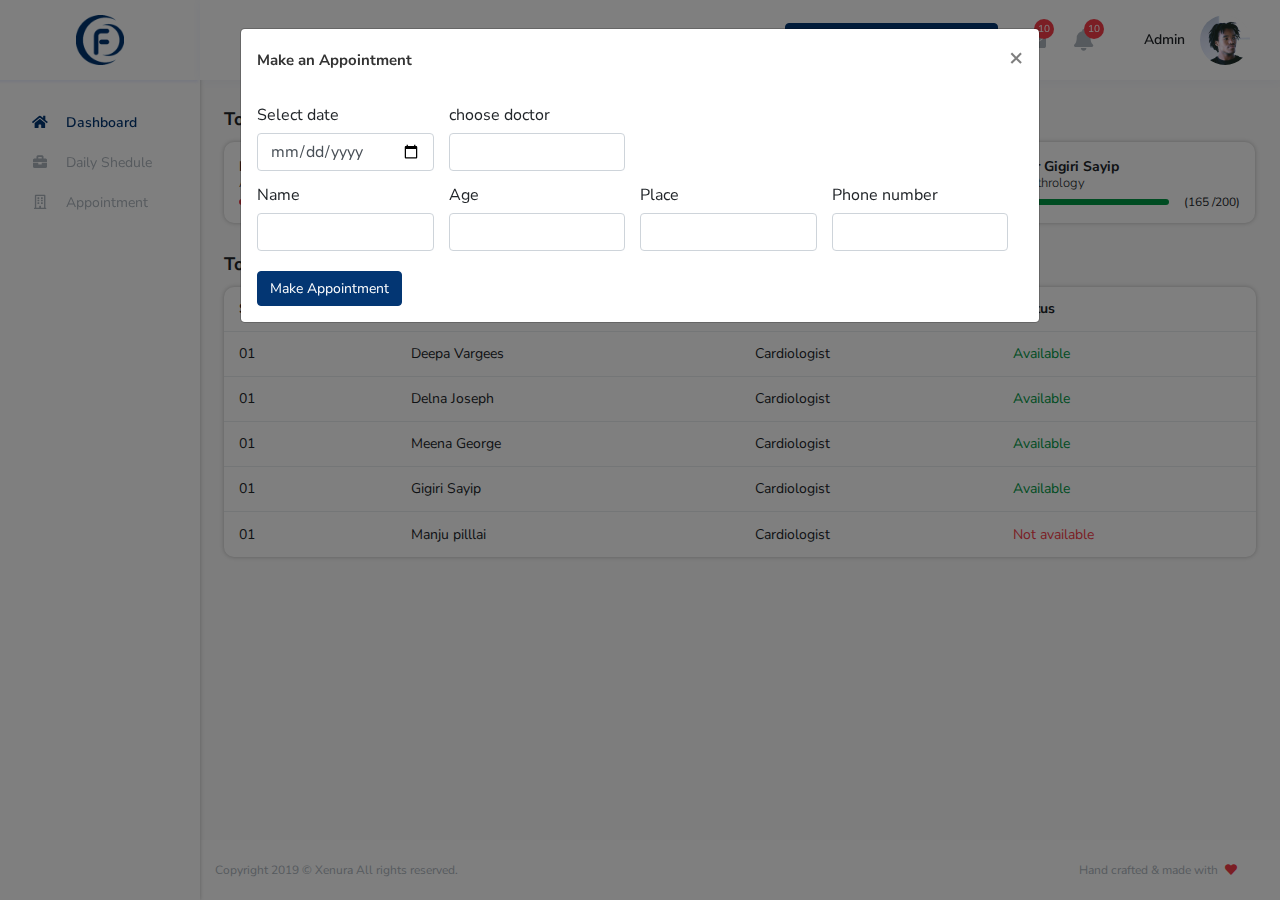
<file: pages/index.html>
<!DOCTYPE html>
<html lang="en">

<head>
    <meta charset="UTF-8">
    <meta name="viewport" content="width=device-width, initial-scale=1.0">
    <title>Dashboard</title>
    <link rel="stylesheet" href="../css/bootstrap.min.css">
    <link rel="stylesheet" href="https://use.fontawesome.com/releases/v5.13.1/css/all.css">
    <link rel="stylesheet" href="../css/uikit.min.css" />
    <link rel="stylesheet" href="../css/main.css">
</head>

<body>
    <div class="container-fluid px-0">
        <div class="row m-0">
            <!-- Top Bar -->
            <div class="col-12 px-0 top-bar-container">
                <!-- Top Navigation -->
                <div id="top-bar" class="container-fluid top-bar px-0">
                    <div class="d-flex align-items-center justify-content-between h-100">
                        <div class="top-bar__control-button ml-3 col pr-0">
                            <button class="btn bg-0 text-main" onclick="sideBar()"><i class="fas fa-bars"></i></button>
                        </div>
                        <div class="top-bar__user-control col d-flex align-items-center justify-content-end">
                            <button class="btn btn-primary px-4 mr-3" data-toggle="modal" data-target="#makeappointment"><i class="far fa-calendar mr-3"></i><span>Make an appointment</span></button>
                            <div class="top-bar__user-control--message">
                                <i class="fas fa-envelope"></i>
                                <span>10</span>
                            </div>
                            <div class="top-bar__user-control--notification">
                                <i class="fas fa-bell"></i>
                                <span>10</span>
                            </div>
                            <div class="top-bar__user-control--profile dropdown">
                                <span>Admin</span>
                                <img src="../assets/img/avatar-2.jpg" alt="" class="pointer dropdown-toggle" type="button" id="dropdownMenuButton" data-toggle="dropdown" aria-haspopup="true" aria-expanded="false">
                                <div class="dropdown-menu" aria-labelledby="dropdownMenuButton">
                                    <a class="dropdown-item" href="#">Account Settings</a>
                                    <a class="dropdown-item" href="#">Logout</a>
                                </div>
                            </div>
                        </div>
                    </div>
                </div>
                <!-- Top Navigation Ends -->
            </div>
            <!-- Top Bar Ends -->
            <!-- ############# -->
            <!-- Side Bar -->
            <div id="side-bar-container" class="col-4 side-bar-container px-0 position-relative">
                <!-- Side menu bar -->
                <div id="sidebar-menu" class="container-fluid sidemenu-bar px-0">
                    <div class="sidemenu-bar__logo-holder">
                        <img src="../assets/logo-2.png" alt="">
                    </div>
                    <button id="close-btn" class="btn-close d-none pointer" onclick="sideBar()"><i class="fas fa-times"></i></button>
                    <div class="sidemenu-bar__menu">
                        <ul class="uk-nav-parent-icon" uk-nav>
                            <li class="uk-active"><a class="nav-link active" href="./index.html"><i class="fas fa-home mr-3"></i>Dashboard</a></li>
                            <li class="uk-active"><a class="nav-link" href="./daily-shedule.html"><i class="fas fa-briefcase mr-3"></i>Daily Shedule</a></li>
                            <li class="uk-active"><a class="nav-link" href="appointment.html"><i class="far fa-building mr-3"></i>Appointment</a></li>
                            <!-- dropdown link use if required -->
                            <!-- <li class="uk-parent">
                                <a class="nav-link" href="#"><i class="fas fa-box mr-3"></i>Drop Down</a>
                                <ul class="uk-nav-sub">
                                    <li>
                                        <a class="nav-link" href="#">Category</a>
                                    </li>
                                    <li>
                                        <a class="nav-link" href="#">Sub Category</a>
                                    </li>
                                    <li>
                                        <a class="nav-link" href="#">Product List</a>
                                    </li>
                                    <li>
                                        <a class="nav-link" href="#">Add Product</a>
                                    </li>
                                </ul>
                            </li> -->
                        </ul>
                    </div>
                </div>
                <!-- Side menu bar Ends -->
            </div>
            <!-- Side Bar Ends -->
            <!-- ############## -->
            <!-- Content Container -->
            <div class="col content-container px-0">
                <div class="content-wraper">
                    <!-- Dashboard Page -->
                    <div class="container-fluid p-4">
                        <div class="d-flex flex-wrap mb-2">
                            <label for="" class="content-title">Today's Status</label>
                        </div>

                        <!-- progress bar container -->
                        <div class="row pr-3 mb-3">
                            <div class="col-xl-3 col-md-4 col-sm-6 col-12 progress-card-container">
                                <div class="progress-card">
                                    <label for="" class="progress-card__name">Dr Deepa Vargees</label>
                                    <label for="" class="progress-card__designation">Arthrology</label>
                                    <div class="d-flex justify-content-between align-items-center">
                                        <div class="progress-card__progress-bar col">
                                            <div class="progress w-25"></div>
                                        </div> 
                                        <label for="" class="progress-card__detail float-right">(165 /200)</label>
                                    </div>
                                </div>
                            </div>
                            <div class="col-xl-3 col-md-4 col-sm-6 col-12 progress-card-container">
                                <div class="progress-card">
                                    <label for="" class="progress-card__name">Dr Delna Joseph</label>
                                    <label for="" class="progress-card__designation">Arthrology</label>
                                    <div class="d-flex justify-content-between align-items-center">
                                        <div class="progress-card__progress-bar col">
                                            <div class="progress w-50"></div>
                                        </div> 
                                        <label for="" class="progress-card__detail float-right">(165 /200)</label>
                                    </div>
                                </div>
                            </div>
                            <div class="col-xl-3 col-md-4 col-sm-6 col-12 progress-card-container">
                                <div class="progress-card">
                                    <label for="" class="progress-card__name">Dr Meena George</label>
                                    <label for="" class="progress-card__designation">Arthrology</label>
                                    <div class="d-flex justify-content-between align-items-center">
                                        <div class="progress-card__progress-bar col">
                                            <div class="progress w-75"></div>
                                        </div> 
                                        <label for="" class="progress-card__detail float-right">(165 /200)</label>
                                    </div>
                                </div>
                            </div>
                            <div class="col-xl-3 col-md-4 col-sm-6 col-12 progress-card-container">
                                <div class="progress-card">
                                    <label for="" class="progress-card__name">Dr Gigiri Sayip</label>
                                    <label for="" class="progress-card__designation">Arthrology</label>
                                    <div class="d-flex justify-content-between align-items-center">
                                        <div class="progress-card__progress-bar col">
                                            <div class="progress w-100"></div>
                                        </div> 
                                        <label for="" class="progress-card__detail float-right">(165 /200)</label>
                                    </div>
                                </div>
                            </div>
                        </div>
                        <!-- progress bar container ends -->

                        <div class="d-flex flex-wrap mb-2">
                            <label for="" class="content-title">Total Available Doctors</label>
                        </div>
                        <!-- total doctor table -->
                        
                        <div class="table">
                            <div class="table__head">
                                <div class="col-2 pr-0">Sl No.</div>
                                <div class="col">Name</div>
                                <div class="col-3">Department</div>
                                <div class="col-3">Status</div>
                            </div>
                            <div class="table__item flex-wrap">
                                <div class="col-sm-2 d-sm-block d-none pr-0">01</div>
                                <div class="col-sm mb-3 mb-sm-0"><span class="d-inline-block d-sm-none w-50">Name:</span> Deepa Vargees</div>
                                <div class="col-sm-3 col-12 mb-3 mb-sm-0"><span class="d-inline-block d-sm-none w-50">Dept:</span>Cardiologist</div>
                                <div class="col-sm-3 col-12 mb-3 mb-sm-0"><span class="d-inline-block d-sm-none w-50">status:</span><span class="text-success">Available</span></div>
                            </div>
                            <div class="table__item flex-wrap">
                                <div class="col-sm-2 d-sm-block d-none pr-0">01</div>
                                <div class="col-sm mb-3 mb-sm-0"><span class="d-inline-block d-sm-none w-50">Name:</span> Delna Joseph</div>
                                <div class="col-sm-3 col-12 mb-3 mb-sm-0"><span class="d-inline-block d-sm-none w-50">Dept:</span>Cardiologist</div>
                                <div class="col-sm-3 col-12 mb-3 mb-sm-0"><span class="d-inline-block d-sm-none w-50">status:</span><span class="text-success">Available</span></div>
                            </div>
                            <div class="table__item flex-wrap">
                                <div class="col-sm-2 d-sm-block d-none pr-0">01</div>
                                <div class="col-sm mb-3 mb-sm-0"><span class="d-inline-block d-sm-none w-50">Name:</span>Meena George</div>
                                <div class="col-sm-3 col-12 mb-3 mb-sm-0"><span class="d-inline-block d-sm-none w-50">Dept:</span>Cardiologist</div>
                                <div class="col-sm-3 col-12 mb-3 mb-sm-0"><span class="d-inline-block d-sm-none w-50">status:</span><span class="text-success">Available</span></div>
                            </div>
                            <div class="table__item flex-wrap">
                                <div class="col-sm-2 d-sm-block d-none pr-0">01</div>
                                <div class="col-sm mb-3 mb-sm-0"><span class="d-inline-block d-sm-none w-50">Name:</span> Gigiri Sayip</div>
                                <div class="col-sm-3 col-12 mb-3 mb-sm-0"><span class="d-inline-block d-sm-none w-50">Dept:</span>Cardiologist</div>
                                <div class="col-sm-3 col-12 mb-3 mb-sm-0"><span class="d-inline-block d-sm-none w-50">status:</span><span class="text-success">Available</span></div>
                            </div>
                            <div class="table__item flex-wrap">
                                <div class="col-sm-2 d-sm-block d-none pr-0">01</div>
                                <div class="col-sm mb-3 mb-sm-0"><span class="d-inline-block d-sm-none w-50">Name:</span> Manju pilllai</div>
                                <div class="col-sm-3 col-12 mb-3 mb-sm-0"><span class="d-inline-block d-sm-none w-50">Dept:</span>Cardiologist</div>
                                <div class="col-sm-3 col-12 mb-3 mb-sm-0"><span class="d-inline-block d-sm-none w-50">status:</span><span class="text-danger">Not available</span></div>
                            </div>
                        </div>
                        
                        <!-- total doctor table Ends -->
                    </div>
                    <!-- Dashboard Page -->
                    <div class="spacer"></div>
                    <!-- footer -->
                    <div class="container-fluid bg-white footer-credits p-4">
                        <div class="d-flex flex-wrap w-100">
                            <label for="" class="mb-md-0  mb-3 col-md-6 col-12 text-md-left text-center">Copyright 2019 © Xenura All rights reserved.</label>
                            <label class="col-md-6 col-12 mb-md-0 text-md-right text-center" for="">Hand crafted & made with <br class="d-block d-md-none"> <i class="fas fa-heart mt-md-0 mt-2"></i></label>
                        </div>
                    </div>
                    <!-- footer ends -->
                </div>
            </div>
            <!-- Content Container Ends -->
        </div>
    </div>
    
  
    <!-- Appointment Modal -->
    <div class="modal fade" id="makeappointment" tabindex="-1" role="dialog" aria-labelledby="makeappointmentLabel" aria-hidden="true">
        <div class="modal-dialog modal-lg" role="document">
        <div class="modal-content">
            <div class="modal-header border-0">
            <h5 class="modal-title" id="exampleModalLabel">Make an Appointment </h5>
            <button type="button" class="close" data-dismiss="modal" aria-label="Close">
                <span aria-hidden="true">&times;</span>
            </button>
            </div>
            <div class="modal-body pb-0">
                <div class="d-flex flex-wrap">
                    <div class="form-group col-lg-3 col-md-6 col-12 pl-0">
                        <label for="">Select date</label>
                        <input type="date" class="form-control" placeholder="Password">
                    </div>
                    <div class="form-group col-lg-3 col-md-6 col-12 pl-0">
                        <label for="">choose doctor</label>
                        <div class="dropdown">
                            <input id="myInput" class="form-control" onfocus="myFunction()" onkeyup="filterFunction()">
                            <div id="myDropdown" class="dropdown-content">
                                <a href="#">
                                  <span class="fz-16 d-block">Deepa Jair</span>
                                  <span class="fz-12 d-block pt-1">Arthology</span>
                                </a>
                                <a href="#">
                                    <span class="fz-16 d-block">Deepa Jair</span>
                                    <span class="fz-12 d-block pt-1">Arthology</span>
                                </a>
                                <a href="#">
                                    <span class="fz-16 d-block">Deepa Jair</span>
                                    <span class="fz-12 d-block pt-1">Arthology</span>
                                </a>
                                <a href="#">
                                    <span class="fz-16 d-block">Deepa Jair</span>
                                    <span class="fz-12 d-block pt-1">Arthology</span>
                                </a>
                                <a href="#">
                                    <span class="fz-16 d-block">Deepa Jair</span>
                                    <span class="fz-12 d-block pt-1">Arthology</span>
                                </a>
                            </div>
                        </div>
                    </div>
                    <div class="col-lg-6 d-lg-block d-none py-2"></div>
                    <div class="form-group col-lg-3 col-md-6 col-12 pl-0">
                        <label for="">Name</label>
                        <input type="password" class="form-control" placeholder="">
                    </div>
                    <div class="form-group col-lg-3 col-md-6 col-12 pl-0">
                        <label for="">Age</label>
                        <input type="number" class="form-control" placeholder="">
                    </div>
                    <div class="form-group col-lg-3 col-md-6 col-12 pl-0">
                        <label for="">Place</label>
                        <input type="text" class="form-control" placeholder="">
                    </div>
                    <div class="form-group col-lg-3 col-md-6 col-12 pl-0">
                        <label for="">Phone number</label>
                        <input type="text" class="form-control" placeholder="">
                    </div>
                </div>
            </div>
            <div class="modal-footer justify-content-start border-0 pt-0">
            <button type="button" class="btn btn-primary" data-toggle="modal" data-target="#maketoken">Make Appointment</button>
            </div>
        </div>
        </div>
    </div>
    <!-- token Modal -->
    <div class="modal fade" id="maketoken" tabindex="-1" role="dialog" aria-labelledby="maketokenLabel" aria-hidden="true">
        <div class="modal-dialog" role="document">
            <div class="modal-content">
                <div class="modal-header border-0 bg-primary">
                <h6 class="modal-title mx-auto text-white" id="exampleModalLabel">TOKEN GENARATED </h6>
                </div>
                <div class="modal-body p-0">
                    <div class="d-flex flex-wrap pt-3">
                        <label class="token-title" for="">Token Number</label>
                        <label class="token-number" for="">23</label>
                        <label for="" class="token-detail"><span>Patient  name :</span><span>Jhone Smith</span></label>
                        <label for="" class="token-detail"><span>Doctor  name :</span><span>Dr. Deepa</span></label>
                        <label for="" class="token-detail"><span>Date :</span><span>22-04-2020</span></label>
                    </div>
                </div>
                <div class="modal-footer justify-content-start border-0 pt-0">
                <button type="button" class="btn btn-primary px-5 d-block mx-auto mt-3" data-dismiss="modal" aria-label="Close">ok</button>
                <img class="border-bottom-img" src="../assets/Line 3.png" alt="">
                </div>
            </div>
        </div>
    </div>
    <script src="../js/jquery-3.5.1.slim.min.js"></script>
    <script src="../js/uikit.min.js"></script>
    <script src="../js/uikit-icons.min.js"></script>
    <script src="../js/popper.min.js"></script>
    <script src="../js/bootstrap.min.js"></script>
    <script src="../js/script.js"></script>
    
</body>

</html>
</file>
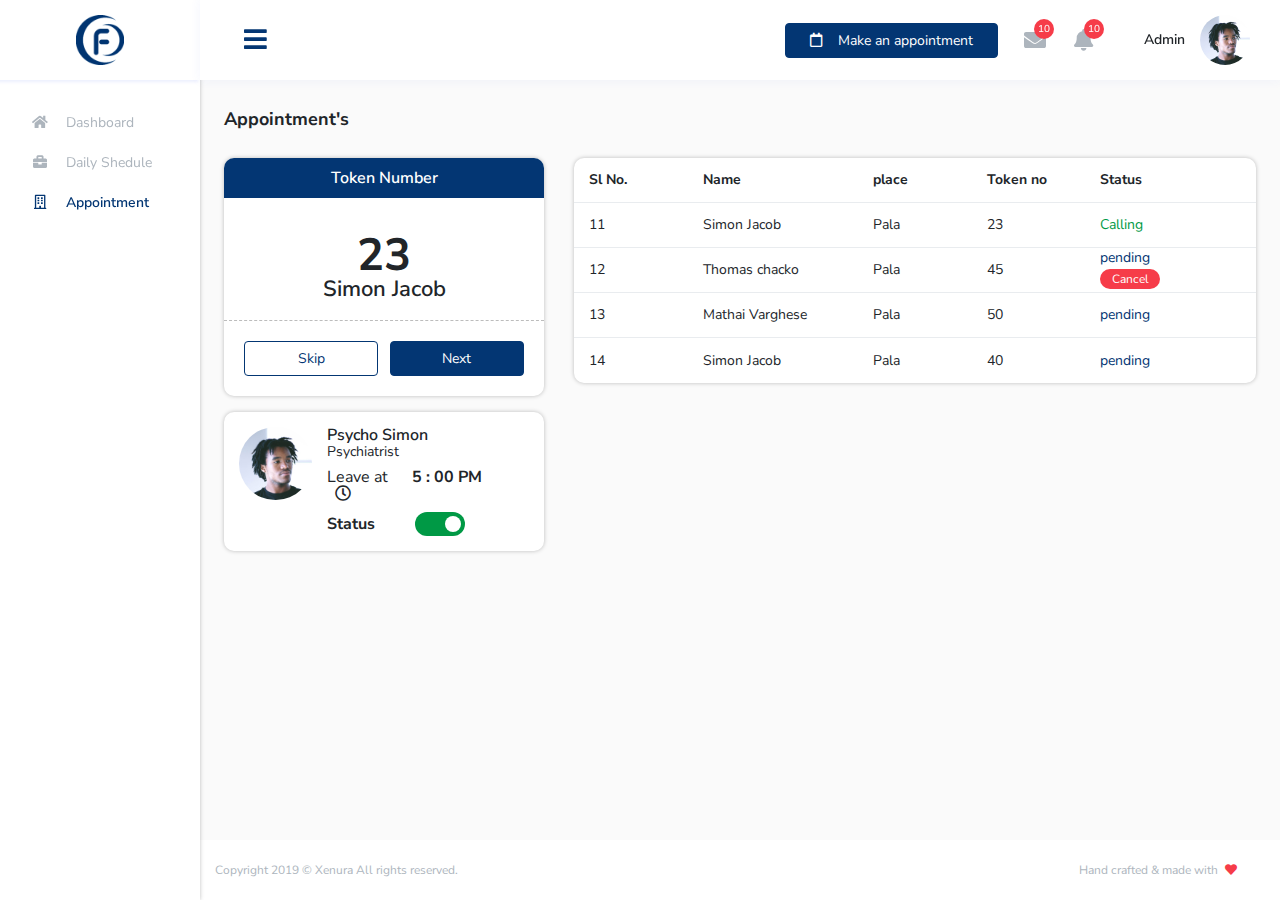
<file: pages/appointment.html>
<!DOCTYPE html>
<html lang="en">

<head>
    <meta charset="UTF-8">
    <meta name="viewport" content="width=device-width, initial-scale=1.0">
    <title>Appointment</title>
    <link rel="stylesheet" href="../css/bootstrap.min.css">
    <link rel="stylesheet" href="https://use.fontawesome.com/releases/v5.13.1/css/all.css">
    <link rel="stylesheet" href="../css/uikit.min.css" />
    <link rel="stylesheet" href="../css/main.css">
</head>

<body>
    <div class="container-fluid px-0">
        <div class="row m-0">
            <!-- Top Bar -->
            <div class="col-12 px-0 top-bar-container">
                <!-- Top Navigation -->
                <div id="top-bar" class="container-fluid top-bar px-0">
                    <div class="d-flex align-items-center justify-content-between h-100">
                        <div class="top-bar__control-button ml-3 col pr-0">
                            <button class="btn bg-0 text-main" onclick="sideBar()"><i class="fas fa-bars"></i></button>
                        </div>
                        <div class="top-bar__user-control col d-flex align-items-center justify-content-end">
                            <button class="btn btn-primary px-4 mr-3" data-toggle="modal" data-target="#makeappointment"><i class="far fa-calendar mr-3"></i><span>Make an appointment</span></button>
                            <div class="top-bar__user-control--message">
                                <i class="fas fa-envelope"></i>
                                <span>10</span>
                            </div>
                            <div class="top-bar__user-control--notification">
                                <i class="fas fa-bell"></i>
                                <span>10</span>
                            </div>
                            <div class="top-bar__user-control--profile dropdown">
                                <span>Admin</span>
                                <img src="../assets/img/avatar-2.jpg" alt="" class="pointer dropdown-toggle" type="button" id="dropdownMenuButton" data-toggle="dropdown" aria-haspopup="true" aria-expanded="false">
                                <div class="dropdown-menu" aria-labelledby="dropdownMenuButton">
                                    <a class="dropdown-item" href="#">Account Settings</a>
                                    <a class="dropdown-item" href="#">Logout</a>
                                </div>
                            </div>
                        </div>
                    </div>
                </div>
                <!-- Top Navigation Ends -->
            </div>
            <!-- Top Bar Ends -->
            <!-- ############# -->
            <!-- Side Bar -->
            <div id="side-bar-container" class="col-4 side-bar-container px-0 position-relative">
                <!-- Side menu bar -->
                <div id="sidebar-menu" class="container-fluid sidemenu-bar px-0">
                    <div class="sidemenu-bar__logo-holder">
                        <img src="../assets/logo-2.png" alt="">
                    </div>
                    <button id="close-btn" class="btn-close d-none pointer" onclick="sideBar()"><i class="fas fa-times"></i></button>
                    <div class="sidemenu-bar__menu">
                        <ul class="uk-nav-parent-icon" uk-nav>
                            <li class="uk-active"><a class="nav-link" href="./index.html"><i class="fas fa-home mr-3"></i>Dashboard</a></li>
                            <li class="uk-active"><a class="nav-link" href="./daily-shedule.html"><i class="fas fa-briefcase mr-3"></i>Daily Shedule</a></li>
                            <li class="uk-active"><a class="nav-link active" href="appointment.html"><i class="far fa-building mr-3"></i>Appointment</a></li>
                            <!-- dropdown link use if required -->
                            <!-- <li class="uk-parent">
                                <a class="nav-link" href="#"><i class="fas fa-box mr-3"></i>Drop Down</a>
                                <ul class="uk-nav-sub">
                                    <li>
                                        <a class="nav-link" href="#">Category</a>
                                    </li>
                                    <li>
                                        <a class="nav-link" href="#">Sub Category</a>
                                    </li>
                                    <li>
                                        <a class="nav-link" href="#">Product List</a>
                                    </li>
                                    <li>
                                        <a class="nav-link" href="#">Add Product</a>
                                    </li>
                                </ul>
                            </li> -->
                        </ul>
                    </div>
                </div>
                <!-- Side menu bar Ends -->
            </div>
            <!-- Side Bar Ends -->
            <!-- ############## -->
            <!-- Content Container -->
            <div class="col content-container px-0">
                <div class="content-wraper">
                    <!-- Dashboard Page -->
                    <div class="container-fluid p-4">
                        <div class="mb-4 d-flex flex-wrap align-items-center justify-content-between">
                            <label for="" class="content-title">Appointment's</label>
                        </div>
                        <div class="row">
                            <div class="d-flex flex-wrap align-items-start w-100">
                                <div class="col-lg-5 col-12 token-doctor mb-md-0 mb-3">
                                    <div class="token-caller">
                                        <div class="token-caller__header">
                                            <label for="" class="m-0">Token Number</label>
                                        </div>
                                        <label for="" class="token-caller__number">23</label>
                                        <label for="" class="token-caller__name">Simon Jacob</label>
                                        <div class="token-caller__control">
                                            <button class="btn-outline-primary btn">Skip</button>
                                            <button class="btn-primary btn">Next</button>
                                        </div>
                                    </div>
                                    <div class="doctor-card mt-3">
                                        <div class="col-3 px-0">
                                            <img src="../assets/img/avatar-2.jpg" alt="" class="doctor-card__img">
                                        </div>
                                        <div class="col-9 pr-0">
                                            <label for="" class="doctor-card__name">Psycho Simon</label>
                                            <label for="" class="doctor-card__department">Psychiatrist</label>
                                            <label for="" class="doctor-card__shedule">
                                                <span>Leave at</span>
                                                <span class="doctor-card__shedule--time">
                                                    5 : 00 PM <i class="far fa-clock ml-2"></i>
                                                </span>
                                            </label>
                                            <div for="" class="doctor-card__status">
                                                <label for="" class="doctor-card__status--title">
                                                    Status
                                                </label>
                                                <div class="doctor-card__status-toggle">
                                                    <label class="switch">
                                                        <input type="checkbox" checked>
                                                        <span class="slider round"></span>
                                                    </label>
                                                </div>
                                            </div>
                                        </div>
                                    </div>
                                </div>
                                <div class="col-lg col-12 token-list">
                                    <div class="table">
                                        <div class="table__head">
                                            <div class="col-2 pr-0">Sl No.</div>
                                            <div class="col-3">Name</div>
                                            <div class="col-2">place</div>
                                            <div class="col-2">Token no</div>
                                            <div class="col-3">Status</div>
                                        </div>
                                        <div class="table__item flex-wrap">
                                            <div class="col-sm-2 d-sm-block d-none pr-0">11</div>
                                            <div class="col-sm-3 col-12 mb-3 mb-sm-0"><span class="d-inline-block d-sm-none w-50">Name:</span>Simon Jacob</div>
                                            <div class="col-sm-2 col-12 mb-3 mb-sm-0"><span class="d-inline-block d-sm-none w-50">Place:</span>Pala</div>
                                            <div class="col-sm-2 col-12 mb-3 mb-sm-0"><span class="d-inline-block d-sm-none w-50">Token no:</span>23</div>
                                            <div class="col-sm-3 col-12 mb-3 mb-sm-0 d-flex flex-wrap align-items-center">
                                                <span class="d-inline-block d-sm-none w-50">Status:</span>
                                                <span class="text-success w-60">Calling</span>
                                            </div>
                                        </div>
                                        <div class="table__item flex-wrap">
                                            <div class="col-sm-2 d-sm-block d-none pr-0">12</div>
                                            <div class="col-sm-3 col-12 mb-3 mb-sm-0"><span class="d-inline-block d-sm-none w-50">Name:</span>Thomas chacko</div>
                                            <div class="col-sm-2 col-12 mb-3 mb-sm-0"><span class="d-inline-block d-sm-none w-50">Place:</span>Pala</div>
                                            <div class="col-sm-2 col-12 mb-3 mb-sm-0"><span class="d-inline-block d-sm-none w-50">Token no:</span>45</div>
                                            <div class="col-sm-3 col-12 mb-3 mb-sm-0 d-flex flex-wrap align-items-center">
                                                <span class="d-inline-block d-sm-none w-50">Status:</span>
                                                <span class="text-primary w-60">pending 
                                                    <br><a class="badge-pill bg-danger text-white pointer no-decoration d-block fz-12 mt-1 text-center py-1" href="#">Cancel</a>
                                                </span>
                                            </div>
                                        </div>
                                        <div class="table__item flex-wrap">
                                            <div class="col-sm-2 d-sm-block d-none pr-0">13</div>
                                            <div class="col-sm-3 col-12 mb-3 mb-sm-0"><span class="d-inline-block d-sm-none w-50">Name:</span>Mathai Varghese</div>
                                            <div class="col-sm-2 col-12 mb-3 mb-sm-0"><span class="d-inline-block d-sm-none w-50">Place:</span>Pala</div>
                                            <div class="col-sm-2 col-12 mb-3 mb-sm-0"><span class="d-inline-block d-sm-none w-50">Token no:</span>50</div>
                                            <div class="col-sm-3 col-12 mb-3 mb-sm-0 d-flex flex-wrap align-items-center">
                                                <span class="d-inline-block d-sm-none w-50">Status:</span>
                                                <span class="text-primary w-60">pending</span>
                                            </div>
                                        </div>
                                        <div class="table__item flex-wrap">
                                            <div class="col-sm-2 d-sm-block d-none pr-0">14</div>
                                            <div class="col-sm-3 col-12 mb-3 mb-sm-0"><span class="d-inline-block d-sm-none w-50">Name:</span>Simon Jacob</div>
                                            <div class="col-sm-2 col-12 mb-3 mb-sm-0"><span class="d-inline-block d-sm-none w-50">Place:</span>Pala</div>
                                            <div class="col-sm-2 col-12 mb-3 mb-sm-0"><span class="d-inline-block d-sm-none w-50">Token no:</span>40</div>
                                            <div class="col-sm-3 col-12 mb-3 mb-sm-0 d-flex flex-wrap align-items-center">
                                                <span class="d-inline-block d-sm-none w-50">Status:</span>
                                                <span class="text-primary w-60">pending</span>
                                            </div>
                                        </div>
                                    </div>
                                </div>
                            </div>
                        </div>
                    </div>
                    <!-- Dashboard Page -->
                    <div class="spacer"></div>
                    <!-- footer -->
                    <div class="container-fluid bg-white footer-credits p-4">
                        <div class="d-flex flex-wrap w-100">
                            <label for="" class="mb-md-0  mb-3 col-md-6 col-12 text-md-left text-center">Copyright 2019 © Xenura All rights reserved.</label>
                            <label class="col-md-6 col-12 mb-md-0 text-md-right text-center" for="">Hand crafted & made with <br class="d-block d-md-none"> <i class="fas fa-heart mt-md-0 mt-2"></i></label>
                        </div>
                    </div>
                    <!-- footer ends -->
                </div>
            </div>
            <!-- Content Container Ends -->
        </div>
    </div>


    <script src="../js/jquery-3.5.1.slim.min.js"></script>
    <script src="../js/uikit.min.js"></script>
    <script src="../js/uikit-icons.min.js"></script>
    <script src="../js/popper.min.js"></script>
    <script src="../js/bootstrap.min.js"></script>
    <script src="../js/script.js"></script>
    
</body>

</html>
</file>
<file: css/main.css>
/* 
    Structure is made by Arun Abraham
    please keep this structure to get organised
    Table of content
    ----------------
    | 
    |  * 1-variables
    |  -------------
    |  |
    |  | * _color.scss ("holds all color variables edit here to change color")
    |  | * _size.scss ("holds all size variables edit here to change size")
    |  *
    |  |
    |  * 2-modules
    |  -----------
    |  |
    |  | * _fonts.scss ("holds all font related stylings and imports")
    |  | * _functions.scss ("holds all rule sets")
    |  | * _mixins.scss ("holds all reusable mixins")
    |  *
    |  |
    |  * 3-utilities
    |  -------------
    |  |
    |  | * _resets.scss("reseting all default browser styles etc..")
    |  | * _theme.scss("holds the bg,text,border,color,shadow,gradients,etc..")
    |  | * _layout.scss("layout setting")
    |  *
    |  |
    |  * 4-components
    |  --------------
    |  |
    |  | * _button.scss("holds all button styles")
    |  | * _cards.scss("holds all cards style")
    |  | * _form.scss("holds all forms styles")
    |  | * _modal.scss("holds all modal related styles")
    |  | * _tables.scss("holds all table related styles")
    |  | * _top-bar.scss("holds the top-bar styling")
    |  | * _side-bar.scss("holds the side-bar styling")
    |  | * _footer.scss("holds the footer styling")
    |  *
    |  |
    |  * 5-pages
    |  --------------
    |  |
    |  | * _index.scss("holds the bg,text,border,etc..")
    |  *
    |  |
    |  * 6-responsive
    |  --------------
    |  |
    |  | * _responsive.scss("responsive media query")
    |  *
    |  |
    |  * 7-vendor
    |  --------------
    |  |
    |  |  * vendor-1
    |  |  --------------
    |  |  |
    |  |  |  * _vendor-1.1.scss("3rd party css libraries")
    |  |  |  * _vendor-1.2.scss("3rd party css libraries")
    |  |  |  
    |  |  * vendor-2
    |  |  --------------
    |  |  |
    |  |  |  * _vendor-2.1.scss("3rd party css libraries")
    |  |  |  * _vendor-2.2.scss("3rd party css libraries")
    |  |  |
    |  |  * - 
    |  * -
    * -  
    */
/*  1-variables  */
/*  2-modules  */
@import url("https://fonts.googleapis.com/css2?family=Nunito+Sans:wght@200;300;400;600;700;800;900&display=swap");
body {
  font-family: 'Nunito Sans', sans-serif !important;
}

/*  3-utilities  */
html, body, div, span, applet, object, iframe,
h1, h2, h3, h4, h5, h6, p, blockquote, pre,
a, abbr, acronym, address, big, cite, code,
del, dfn, em, img, ins, kbd, q, s, samp,
small, strike, strong, sub, sup, tt, var,
b, u, i, center,
dl, dt, dd, ol, ul, li,
fieldset, form, label, legend,
table, caption, tbody, tfoot, thead, tr, th, td,
article, aside, canvas, details, embed,
figure, figcaption, footer, header, hgroup,
menu, nav, output, ruby, section, summary,
time, mark, audio, video {
  margin: 0;
  padding: 0;
  border: 0;
  font-size: 100%;
  font: inherit;
  vertical-align: baseline;
}

/* HTML5 display-role reset for older browsers */
article, aside, details, figcaption, figure,
footer, header, hgroup, menu, nav, section {
  display: block;
}

body {
  line-height: 1;
}

ol, ul {
  list-style: none;
}

blockquote, q {
  quotes: none;
}

blockquote:before, blockquote:after,
q:before, q:after {
  content: '';
  content: none;
}

table {
  border-collapse: collapse;
  border-spacing: 0;
}

.top-bar-container {
  height: 80px;
}

.side-bar-container-offset {
  max-width: 0px !important;
}

.side-bar-container {
  max-width: 200px;
  margin-top: -80px;
}

.content-container {
  min-height: calc(100vh - 80px);
  max-height: calc(100vh - 80px);
  max-width: 100%;
  min-width: calc(100% - 200px);
  overflow-y: scroll;
}

.content-container::-webkit-scrollbar {
  width: 4px;
}

.content-container::-webkit-scrollbar-track {
  background: #fff0;
}

.content-container::-webkit-scrollbar-thumb {
  background: #033673;
  border-radius: 20px;
}

.content-container .content-wraper {
  min-height: calc(100vh - 80px);
  position: relative;
}

.content-title {
  font-weight: bold;
  font-size: 18px;
  line-height: 30px;
  margin-bottom: 0;
  display: inline-block;
}

.spacer {
  padding: 50px;
}

.success-message {
  font-size: 26px;
  width: 100%;
  text-align: center;
  font-weight: 700;
}

.token-doctor {
  max-width: 350px;
}

.pointer {
  cursor: pointer;
}

.w-60 {
  width: 60px;
}

.text-primary {
  color: #033673 !important;
}

.bg-primary {
  background-color: #033673 !important;
}

.text-secondary {
  color: #ABABAB !important;
}

.bg-secondary {
  background-color: #ABABAB !important;
}

.text-success {
  color: #009945 !important;
}

.bg-success {
  background-color: #009945 !important;
}

.text-danger {
  color: #F63C49 !important;
}

.bg-danger {
  background-color: #F63C49 !important;
}

.text-warning {
  color: #F9A015 !important;
}

.bg-warning {
  background-color: #F9A015 !important;
}

.text-info {
  color: #0098FF !important;
}

.bg-info {
  background-color: #0098FF !important;
}

.text-black {
  color: #000 !important;
}

.bg-black {
  background-color: #000 !important;
}

.text-white {
  color: #fff !important;
}

.bg-white {
  background-color: #fff !important;
}

.text-invisible {
  color: #fff0 !important;
}

.bg-invisible {
  background-color: #fff0 !important;
}

.text-gray-100 {
  color: #f8f9fa !important;
}

.bg-gray-100 {
  background-color: #f8f9fa !important;
}

.text-gray-200 {
  color: #e9ecef !important;
}

.bg-gray-200 {
  background-color: #e9ecef !important;
}

.text-gray-300 {
  color: #dee2e6 !important;
}

.bg-gray-300 {
  background-color: #dee2e6 !important;
}

.text-gray-400 {
  color: #ced4da !important;
}

.bg-gray-400 {
  background-color: #ced4da !important;
}

.text-gray-500 {
  color: #adb5bd !important;
}

.bg-gray-500 {
  background-color: #adb5bd !important;
}

.text-gray-600 {
  color: #6c757d !important;
}

.bg-gray-600 {
  background-color: #6c757d !important;
}

.text-gray-700 {
  color: #495057 !important;
}

.bg-gray-700 {
  background-color: #495057 !important;
}

.text-gray-800 {
  color: #343a40 !important;
}

.bg-gray-800 {
  background-color: #343a40 !important;
}

.text-gray-900 {
  color: #212529 !important;
}

.bg-gray-900 {
  background-color: #212529 !important;
}

.text-extra-light {
  font-weight: 200 !important;
}

.text-light {
  font-weight: 300 !important;
}

.text-regular {
  font-weight: 400 !important;
}

.text-semi-bold {
  font-weight: 600 !important;
}

.text-bold {
  font-weight: 700 !important;
}

.text-extra-bold {
  font-weight: 800 !important;
}

.text-big-bold {
  font-weight: 900 !important;
}

body {
  background-color: #FAFAFA;
}

.fz-16 {
  font-size: 16px;
}

.fz-12 {
  font-size: 12px;
}

.no-decoration {
  text-decoration: none !important;
}

/*  4-components  */
.loader {
  margin: 0 0 2em;
  height: 100px;
  width: 20%;
  text-align: center;
  padding: 1em;
  margin: 0 auto 1em;
  display: inline-block;
  vertical-align: top;
  position: fixed;
  left: 50%;
  top: 50%;
  -webkit-transform: translate(-50%, -50%);
          transform: translate(-50%, -50%);
}

/*
Set the color of the icon
*/
svg path,
svg rect {
  fill: #033673;
}

.btn {
  -webkit-transition: 300ms;
  transition: 300ms;
  font-size: 14px;
}

.btn-primary {
  color: #fff;
  background-color: #033673;
  border-color: #033673;
}

.btn-primary:hover, .btn-primary:focus {
  -webkit-box-shadow: none;
          box-shadow: none;
  background-color: #021f41;
  border-color: #021f41;
}

.btn-primary:not(:disabled):not(.disabled).active, .btn-primary:not(:disabled):not(.disabled):active, .show > .btn-primary.dropdown-toggle {
  -webkit-box-shadow: none !important;
          box-shadow: none !important;
  background-color: #021f41 !important;
  border-color: #021f41 !important;
}

.btn-outline-primary {
  color: #033673;
  border-color: #033673;
}

.btn-outline-primary:hover, .btn-outline-primary:active, .btn-outline-primary:focus {
  -webkit-box-shadow: 0px 0px 4px rgba(0, 0, 0, 0.25);
          box-shadow: 0px 0px 4px rgba(0, 0, 0, 0.25);
  background-color: #021f41;
  border-color: #021f41;
  -webkit-box-shadow: none;
          box-shadow: none;
  color: #fff;
}

.cancel-btn {
  width: -webkit-fit-content;
  width: -moz-fit-content;
  width: fit-content;
  border-radius: 50%;
  color: #F63C49;
  display: inline-block;
  position: relative;
}

.cancel-btn i {
  font-size: 16px;
  position: absolute;
  top: 50%;
  left: 50%;
  -webkit-transform: translate(-50%, -50%);
          transform: translate(-50%, -50%);
}

.btn-rounded {
  width: 40px;
  height: 40px;
  border-radius: 50%;
  border: none;
  background-color: #fff;
  -webkit-box-shadow: 0px 0px 4px rgba(0, 0, 0, 0.25);
          box-shadow: 0px 0px 4px rgba(0, 0, 0, 0.25);
  outline: none !important;
}

.btn-rounded:hover, .btn-rounded:active, .btn-rounded:focus {
  -webkit-box-shadow: 0px 0px 7px rgba(0, 0, 0, 0.25);
          box-shadow: 0px 0px 7px rgba(0, 0, 0, 0.25);
}

.dropbtn {
  background-color: #fff;
  color: white;
  padding: 16px;
  font-size: 16px;
  border: none;
  cursor: pointer;
}

.dropbtn:hover, .dropbtn:focus {
  background-color: #3e8e41;
}

.dropdown {
  position: relative;
}

.dropdown-content {
  display: none;
  position: absolute;
  background-color: #fff;
  min-width: 100%;
  overflow: auto;
  border: 1px solid #ddd;
  z-index: 1;
}

.dropdown-content a {
  color: black;
  padding: 12px 16px;
  text-decoration: none;
  display: block;
}

.dropdown a:hover {
  background-color: #ddd;
}

.show {
  display: block;
}

.switch {
  position: relative;
  display: inline-block;
  width: 50px;
  height: 24px;
  /* Rounded sliders */
}

.switch input {
  opacity: 0;
  width: 0;
  height: 0;
}

.switch .slider {
  position: absolute;
  cursor: pointer;
  top: 0;
  left: 0;
  right: 0;
  bottom: 0;
  background-color: #F63C49;
  -webkit-transition: .4s;
  transition: .4s;
}

.switch .slider:before {
  position: absolute;
  content: "";
  height: 16px;
  width: 16px;
  left: 4px;
  bottom: 4px;
  background-color: white;
  -webkit-transition: .4s;
  transition: .4s;
}

.switch input:checked + .slider {
  background-color: #009945;
}

.switch input:focus + .slider {
  -webkit-box-shadow: 0 0 1px #009945;
          box-shadow: 0 0 1px #009945;
}

.switch input:checked + .slider:before {
  -webkit-transform: translateX(16px);
  transform: translateX(26px);
}

.switch .slider.round {
  border-radius: 34px;
}

.switch .slider.round:before {
  border-radius: 50%;
}

.modal-header .modal-title {
  font-weight: 700;
  font-size: 15px;
  line-height: 30px;
}

.modal-header .close {
  outline: none !important;
}

.modal-body .form-group label {
  margin-bottom: 10px;
}

#maketoken .modal-dialog {
  -webkit-box-shadow: 0px 6px 5px #00000040;
          box-shadow: 0px 6px 5px #00000040;
  border-bottom-right-radius: 12px;
  border-bottom-left-radius: 12px;
}

.token-title {
  color: #dee2e6;
  display: block;
  width: 100%;
  text-align: center;
  font-size: 18px;
  margin-bottom: 20px;
}

.token-number {
  font-size: 50px;
  width: 100%;
  text-align: center;
  font-weight: 700;
  padding-bottom: 20px;
  margin-bottom: 20px;
  border-bottom: 1px dashed #BCBCBC;
}

.token-detail {
  width: 100%;
  display: -webkit-box;
  display: -ms-flexbox;
  display: flex;
  -webkit-box-align: center;
      -ms-flex-align: center;
          align-items: center;
  -webkit-box-pack: center;
      -ms-flex-pack: center;
          justify-content: center;
  padding: 10px 30px;
  -webkit-box-pack: justify;
      -ms-flex-pack: justify;
          justify-content: space-between;
}

.border-bottom-img {
  position: absolute;
  bottom: -8px;
  left: -4px;
  width: 100%;
}

#shedulesuccess .modal-dialog {
  width: 300px;
}

#viewsheduledetail .modal-dialog {
  min-width: 80%;
}

.table {
  min-width: 100%;
  min-height: 100px;
  background: #fff;
  -webkit-box-shadow: 0px 0px 4px rgba(0, 0, 0, 0.25);
          box-shadow: 0px 0px 4px rgba(0, 0, 0, 0.25);
  border-radius: 10px;
}

.table__head, .table__item {
  width: 100%;
  min-height: 45px;
  display: -webkit-box;
  display: -ms-flexbox;
  display: flex;
  -webkit-box-align: center;
      -ms-flex-align: center;
          align-items: center;
  -webkit-box-pack: start;
      -ms-flex-pack: start;
          justify-content: flex-start;
  border-bottom: 1px solid #e9ecef;
}

.table__head {
  font-weight: 700;
  font-size: 14px;
}

.table__item {
  font-size: 14px;
}

.table__item:last-child {
  border: none !important;
}

.progress-card-container {
  min-width: 225px;
  margin-bottom: 10px;
  padding-right: 0;
}

.progress-card {
  width: 100%;
  background: #fff;
  -webkit-box-shadow: 0px 0px 4px rgba(0, 0, 0, 0.25);
          box-shadow: 0px 0px 4px rgba(0, 0, 0, 0.25);
  border-radius: 10px;
  padding: 15px;
}

.progress-card__name {
  font-weight: 700;
  font-size: 14px;
  line-height: 19px;
  display: block;
}

.progress-card__designation {
  font-weight: 300;
  font-size: 13px;
  line-height: 15px;
  display: block;
  margin-bottom: 5px;
}

.progress-card__progress-bar {
  min-width: 100px;
  height: 6px;
  background-color: #f8f9fa;
  display: inline-block;
  border-radius: 1rem;
  position: relative;
}

.progress-card__detail {
  width: -webkit-fit-content;
  width: -moz-fit-content;
  width: fit-content;
  font-size: 12px;
  margin-left: 15px;
}

.progress {
  position: absolute;
  left: 0px;
  height: 100%;
  min-width: 8%;
  background-color: #F63C49;
  border-radius: 1rem;
}

.progress.w-50 {
  background-color: #F9A015;
}

.progress.w-75 {
  background-color: #033673;
}

.progress.w-100 {
  background-color: #009945;
}

.shedule-card {
  background: #FFFFFF;
  -webkit-box-shadow: 0px 0px 4px rgba(0, 0, 0, 0.25);
          box-shadow: 0px 0px 4px rgba(0, 0, 0, 0.25);
  border-radius: 10px;
  width: 100%;
  height: -webkit-fit-content;
  height: -moz-fit-content;
  height: fit-content;
  padding: 15px;
  margin-bottom: 15px;
}

.shedule-card__status {
  display: none;
  position: relative;
  float: right;
  margin-left: auto;
  width: 15px;
  height: 15px;
}

.shedule-card__status::before {
  content: '';
  position: absolute;
  left: 50%;
  top: 50%;
  -webkit-transform: translate(-50%, -50%);
          transform: translate(-50%, -50%);
  width: 23px;
  height: 23px;
  border: 1px solid #009945;
  border-radius: 50%;
}

.shedule-card__status::after {
  content: '';
  position: absolute;
  left: 50%;
  top: 50%;
  -webkit-transform: translate(-50%, -50%);
          transform: translate(-50%, -50%);
  width: 100%;
  height: 100%;
  border-radius: 50%;
  background-color: #009945;
  border-radius: 50%;
}

.shedule-card__day {
  display: block;
  width: 100%;
  height: 70px;
  position: relative;
}

.shedule-card__day span {
  font-weight: 700;
  font-size: 36px;
  color: #033673;
  position: absolute;
  left: 50%;
  bottom: 10px;
  -webkit-transform: translateX(-50%);
          transform: translateX(-50%);
}

.shedule-card__weak {
  width: 100%;
  text-align: center;
  font-size: 13px;
  color: #aeb9c4;
  margin-bottom: 15px;
}

.shedule-card .btn {
  width: 100%;
  font-size: 12px;
}

.token-caller {
  border-radius: 10px;
  overflow: hidden;
  background-color: #fff;
  -webkit-box-shadow: 0px 0px 4px rgba(0, 0, 0, 0.25);
          box-shadow: 0px 0px 4px rgba(0, 0, 0, 0.25);
}

.token-caller__header {
  display: -webkit-box;
  display: -ms-flexbox;
  display: flex;
  -webkit-box-align: center;
      -ms-flex-align: center;
          align-items: center;
  -webkit-box-pack: center;
      -ms-flex-pack: center;
          justify-content: center;
  width: 100%;
  height: 40px;
  background-color: #033673;
  color: #fff;
}

.token-caller__header label {
  font-weight: 600;
}

.token-caller__number {
  display: -webkit-box;
  display: -ms-flexbox;
  display: flex;
  -webkit-box-align: center;
      -ms-flex-align: center;
          align-items: center;
  -webkit-box-pack: center;
      -ms-flex-pack: center;
          justify-content: center;
  -webkit-box-align: end;
      -ms-flex-align: end;
          align-items: flex-end;
  width: 100%;
  height: 80px;
  margin: 0;
  font-size: 45px;
  font-weight: 700;
}

.token-caller__name {
  width: 100%;
  text-align: center;
  font-size: 22px;
  font-weight: 600;
  padding-bottom: 20px;
  border-bottom: 1px dashed #BCBCBC;
}

.token-caller__control {
  width: 100%;
  padding: 20px;
  display: -webkit-box;
  display: -ms-flexbox;
  display: flex;
  -webkit-box-align: center;
      -ms-flex-align: center;
          align-items: center;
  -webkit-box-pack: justify;
      -ms-flex-pack: justify;
          justify-content: space-between;
}

.token-caller__control button {
  width: 48%;
}

.doctor-card {
  display: -webkit-box;
  display: -ms-flexbox;
  display: flex;
  -webkit-box-pack: start;
      -ms-flex-pack: start;
          justify-content: start;
  border-radius: 10px;
  overflow: hidden;
  background-color: #fff;
  -webkit-box-shadow: 0px 0px 4px rgba(0, 0, 0, 0.25);
          box-shadow: 0px 0px 4px rgba(0, 0, 0, 0.25);
  padding: 15px;
}

.doctor-card__img {
  width: 100%;
  border-radius: 50%;
}

.doctor-card__name {
  width: 100%;
  font-weight: 600;
  font-size: 16px;
  margin-bottom: 0px;
}

.doctor-card__department {
  margin-bottom: 10px;
  font-size: 14px;
}

.doctor-card__shedule {
  margin-bottom: 10px;
}

.doctor-card__shedule span {
  font-size: 16px;
  margin-right: 20px;
}

.doctor-card__shedule--time {
  font-weight: 700;
}

.doctor-card__status {
  display: -webkit-box;
  display: -ms-flexbox;
  display: flex;
  -webkit-box-align: center;
      -ms-flex-align: center;
          align-items: center;
}

.doctor-card__status label {
  margin-right: 40px;
  font-weight: 700;
}

.footer-credits {
  display: -webkit-box;
  display: -ms-flexbox;
  display: flex;
  -webkit-box-align: center;
      -ms-flex-align: center;
          align-items: center;
  -webkit-box-pack: center;
      -ms-flex-pack: center;
          justify-content: center;
  -webkit-box-pack: justify;
      -ms-flex-pack: justify;
          justify-content: space-between;
  color: #adb5bd;
  position: fixed;
  left: 0px;
  bottom: 0px;
}

.footer-credits label {
  font-size: 12px;
}

.footer-credits label i {
  color: #F63C49;
  width: 20px;
  text-align: center;
  -webkit-animation: heart-beat 0.6s linear infinite;
          animation: heart-beat 0.6s linear infinite;
}

@-webkit-keyframes heart-beat {
  to {
    -webkit-transform: scale(1.2);
            transform: scale(1.2);
  }
}

@keyframes heart-beat {
  to {
    -webkit-transform: scale(1.2);
            transform: scale(1.2);
  }
}

/* ###############
    Top & side bar
 ############### */
.top-bar-offset {
  margin-left: 0px !important;
  width: 100vw !important;
}

.top-bar {
  background-color: #fff;
  height: 80px;
  position: fixed;
  top: 0;
  z-index: 10;
  -webkit-box-shadow: 0 0 10px 1px rgba(68, 102, 242, 0.05);
  box-shadow: 0 0 10px 1px rgba(68, 102, 242, 0.05);
  width: calc(100% - 200px);
  margin-left: 200px;
}

.top-bar__control-button {
  max-width: -webkit-fit-content;
  max-width: -moz-fit-content;
  max-width: fit-content;
}

.top-bar__control-button button {
  font-size: 26px;
  -webkit-transition: 0.3s;
  transition: 0.3s;
  -webkit-box-shadow: none !important;
          box-shadow: none !important;
}

.top-bar__control-button button:hover {
  border-color: #033673;
}

.top-bar__control-button button i {
  color: #033673;
}

.top-bar__user-control {
  max-width: 550px;
  padding-right: 30px;
}

.top-bar__user-control--message, .top-bar__user-control--notification {
  position: relative;
  width: 30px;
  margin: 0 10px;
  font-size: 22px;
  color: #adb5bd;
}

.top-bar__user-control--message span, .top-bar__user-control--notification span {
  position: absolute;
  display: -webkit-box;
  display: -ms-flexbox;
  display: flex;
  -webkit-box-align: center;
      -ms-flex-align: center;
          align-items: center;
  -webkit-box-pack: center;
      -ms-flex-pack: center;
          justify-content: center;
  width: 20px;
  height: 20px;
  border-radius: 50%;
  background-color: #F63C49;
  color: #fff;
  top: -10px;
  right: 0;
  font-size: 10px;
}

.top-bar__user-control--profile {
  display: -webkit-box;
  display: -ms-flexbox;
  display: flex;
  -webkit-box-align: center;
      -ms-flex-align: center;
          align-items: center;
  -webkit-box-pack: center;
      -ms-flex-pack: center;
          justify-content: center;
  width: -webkit-fit-content;
  width: -moz-fit-content;
  width: fit-content;
  margin-left: 30px;
}

.top-bar__user-control--profile span {
  font-weight: 600;
  margin-right: 15px;
  font-size: 14px;
}

.top-bar__user-control--profile img {
  width: 50px;
  border-radius: 50%;
}

.sidebar-offset {
  margin-left: -200px;
  display: none;
}

.sidemenu-bar {
  width: 100%;
  position: absolute;
  background: #fff;
  -webkit-box-shadow: 0px 0px 4px rgba(0, 0, 0, 0.25);
          box-shadow: 0px 0px 4px rgba(0, 0, 0, 0.25);
  top: 0;
  height: calc(100vh);
  z-index: 9;
  -webkit-transition: 0.3s;
  transition: 0.3s;
}

.sidemenu-bar .btn-close {
  color: #fff;
  width: 35px;
  height: 35px;
  border-color: #033673;
  background: #033673;
  border-radius: 50%;
  display: -webkit-box;
  display: -ms-flexbox;
  display: flex;
  -webkit-box-align: center;
      -ms-flex-align: center;
          align-items: center;
  -webkit-box-pack: center;
      -ms-flex-pack: center;
          justify-content: center;
  border: 1px solid;
  position: absolute;
  outline: none !important;
  right: -17px;
  top: 60px;
}

.sidemenu-bar__logo-holder {
  display: -webkit-box;
  display: -ms-flexbox;
  display: flex;
  -webkit-box-align: center;
      -ms-flex-align: center;
          align-items: center;
  -webkit-box-pack: center;
      -ms-flex-pack: center;
          justify-content: center;
  width: 100%;
  height: 80px;
  padding: 30px;
  z-index: 10;
  -webkit-box-shadow: -3px 1px 3px 1px rgba(68, 102, 242, 0.1);
  box-shadow: -3px 1px 3px 1px rgba(68, 102, 242, 0.1);
}

.sidemenu-bar__logo-holder img {
  height: 50px;
}

.sidemenu-bar__menu {
  height: calc(100vh - 80px);
  overflow-y: scroll;
  padding: 30px 20px;
}

.sidemenu-bar__menu::-webkit-scrollbar {
  width: 4px;
}

.sidemenu-bar__menu::-webkit-scrollbar-track {
  background: #fff0;
}

.sidemenu-bar__menu::-webkit-scrollbar-thumb {
  background: #033673;
  border-radius: 20px;
}

.sidemenu-bar__menu .nav-link {
  color: #adb5bd;
  -webkit-transition: 0.3s;
  transition: 0.3s;
  text-transform: capitalize;
  font-weight: 400;
  margin-bottom: 15px;
  padding-left: 10px;
  font-size: 14px;
}

.sidemenu-bar__menu .nav-link:hover {
  color: #033673;
  margin-left: 4px;
}

.sidemenu-bar__menu .nav-link i {
  width: 20px;
  text-align: center;
}

.sidemenu-bar__menu .nav-link.active {
  color: #033673;
  font-weight: 600;
}

.sidemenu-bar__menu .uk-nav-parent-icon > .uk-parent > a::after {
  -webkit-transform: rotate(180deg);
          transform: rotate(180deg);
}

.sidemenu-bar__menu .uk-nav-parent-icon > .uk-parent.uk-open > a::after {
  -webkit-transform: inherit;
          transform: inherit;
}

.sidemenu-bar__menu .uk-nav-sub .nav-link {
  color: #ced4da;
  font-weight: 400;
}

.sidemenu-bar__menu .uk-nav-sub .nav-link:hover {
  color: #033673;
  margin-left: 4px;
}

/*  5-pages  */
.signlog {
  width: 100vw;
  height: 100vh;
  position: relative;
  background-image: url("../assets/img/bg-img.png");
  background-size: 250px;
  background-position: right center;
  background-repeat: no-repeat;
}

.signlog__side-section {
  background-color: #033673;
  height: 100vh;
  width: 50vw;
  position: absolute;
  left: 0px;
  top: 0px;
  z-index: 1;
}

.signlog__top-section {
  position: absolute;
  top: 30px;
  left: 30px;
  width: 80px;
  height: 80px;
  display: -webkit-box;
  display: -ms-flexbox;
  display: flex;
  -webkit-box-align: center;
      -ms-flex-align: center;
          align-items: center;
  -webkit-box-pack: center;
      -ms-flex-pack: center;
          justify-content: center;
  z-index: 3;
}

.signlog__top-section img {
  width: 100%;
}

.signlog__content {
  position: absolute;
  top: 50%;
  -webkit-transform: translateY(-50%);
          transform: translateY(-50%);
  left: 30px;
  z-index: 3;
  width: 300px;
  color: #fff;
}

.signlog__content--title {
  font-size: 26px;
  font-weight: 600;
  margin-bottom: 10px;
}

.signlog__content--detail {
  font-size: 14px;
  line-height: 1rem;
}

.signlog__box {
  position: absolute;
  text-align: center;
  padding: 1.5rem 3rem;
  width: 350px;
  z-index: 5;
  left: 50%;
  top: 50%;
  -webkit-transform: translate(-50%, -50%);
          transform: translate(-50%, -50%);
  background: #fff;
  -webkit-box-shadow: 1px 0px 12px #00000033;
          box-shadow: 1px 0px 12px #00000033;
  border-radius: 1rem;
}

.signlog__box img {
  height: 70px;
  width: auto;
  max-width: 150px;
  margin: auto;
  background-color: #033673;
  padding: 15px;
  border-radius: 20px;
  margin-bottom: 20px;
}

.signlog__box--title {
  font-size: 26px;
  line-height: 35px;
  margin-bottom: 20px;
}

.signlog__box--detail {
  font-size: 16px;
  line-height: 25px;
  margin-top: 1rem;
}

.signlog__box--detail a {
  text-decoration: none;
}

.signlog__box--detail a span {
  font-weight: 700;
}

.signlog__box--detail a span:hover {
  color: #021f41 !important;
}

.signlog__box .form-group {
  position: relative;
  margin-bottom: 10px;
}

.signlog__box .form-group .form-control {
  border-radius: 0;
  border: none;
  outline: none;
  -webkit-box-shadow: none;
          box-shadow: none;
  border-bottom: 1px solid #C4C4C4;
  color: #6c757d;
  font-weight: 600;
}

.signlog__box .form-group .form-control::-webkit-input-placeholder {
  color: #6c757d;
}

.signlog__box .form-group .form-control:-ms-input-placeholder {
  color: #6c757d;
}

.signlog__box .form-group .form-control::-ms-input-placeholder {
  color: #6c757d;
}

.signlog__box .form-group .form-control::placeholder {
  color: #6c757d;
}

.signlog__box .form-group .form-control:focus {
  border-color: #000710;
}

.signlog__box .form-group .form-control:focus ~ i {
  color: #033673;
}

.signlog__box .form-group i {
  position: absolute;
  right: 10px;
  top: 10px;
  color: #adb5bd;
  width: 20px;
  height: 20px;
  font-size: 1rem;
}

.signlog__copyright {
  position: absolute;
  left: 0;
  bottom: 0;
  width: 100vw;
  text-align: right;
  height: 40px;
  z-index: 5;
  padding: 0 30px;
}

/*  6-responsive  */
@media (min-width: 768px) {
  .footer-credits {
    padding-left: 200px !important;
  }
}

@media (max-width: 1024px) {
  .signlog__box {
    left: inherit;
    right: 30px;
    -webkit-transform: translateY(-50%);
            transform: translateY(-50%);
  }
}

@media (max-width: 992px) {
  .top-bar__user-control button {
    padding: 4px 10px !important;
  }
  .top-bar__user-control button i {
    margin: 0 !important;
  }
  .top-bar__user-control button span {
    display: none !important;
  }
}

@media (max-width: 758px) {
  .signlog__side-section {
    width: 100vw;
    background-color: #fff;
  }
  .signlog__box {
    width: 90%;
    max-width: 350px;
    right: inherit;
    left: 50%;
    top: 10%;
    -webkit-transform: translateX(-50%);
            transform: translateX(-50%);
    padding: 1rem;
    border: 2px solid #033673;
  }
  .signlog__box img {
    display: block !important;
  }
  .signlog__content {
    display: none;
  }
  .signlog__copyright {
    text-align: center;
    color: #000;
  }
  .signlog__top-section {
    display: none;
  }
}

@media (max-width: 768px) {
  .top-bar-offset {
    width: 100vw !important;
  }
  .top-bar {
    margin-left: 0px;
    width: 100vw;
    z-index: 10;
  }
  .sidebar-offset {
    margin-left: 0 !important;
    display: block;
  }
  .sidemenu-bar {
    z-index: 10;
    margin-left: -200px;
  }
  .side-bar-container {
    max-width: 0;
    display: none;
  }
  .side-bar-container-offset {
    max-width: 200px !important;
    min-width: 200px !important;
    display: block !important;
    position: absolute !important;
    top: 0px;
    margin-top: 0px;
  }
  .view-close-btn {
    display: block !important;
  }
}

@media (min-width: 576px) {
  #maketoken .modal-dialog {
    max-width: 350px;
    margin: 1.75rem auto;
  }
}

@media (max-width: 575px) {
  .table__head {
    display: none;
  }
  .table__item {
    padding-top: 20px;
  }
}

@media (max-width: 500px) {
  .top-bar__control-button {
    margin-left: 0px !important;
  }
  .top-bar__user-control {
    padding-right: 15px;
  }
  .top-bar__user-control--search-box input {
    font-size: 14px;
  }
  .top-bar__user-control--search-box i {
    right: 10px;
    font-size: 13px;
  }
  .top-bar__user-control--profile span {
    display: none;
  }
}

@media (max-width: 385px) {
  .shedule-card-container {
    -webkit-box-flex: 100%;
        -ms-flex: 100%;
            flex: 100%;
    max-width: 100%;
  }
}

/*  7-vendor  */
.modal .dropdown-toggle::after {
  position: absolute;
  top: 15px;
  right: 10px;
}

.form-control {
  -webkit-box-shadow: none !important;
          box-shadow: none !important;
}

.form-check-label {
  color: #495057;
}

.form-check-input {
  position: relative;
  margin-right: 10px;
}

.form-check-input::before {
  content: '';
  position: absolute;
  width: 16px;
  height: 15px;
  background: #033673;
  border-radius: 3px;
  top: 0px;
  left: -2px;
}

.form-check-input::after {
  display: none;
  content: '';
  position: absolute;
  width: 4px;
  height: 8px;
  top: 3px;
  -webkit-transform: rotate(45deg);
          transform: rotate(45deg);
  right: 5px;
  border-bottom-color: initial;
  border-bottom-style: solid;
  border-bottom-width: 2px;
  border-right-color: initial;
  border-right-style: solid;
  border-right-width: 2px;
  border-color: #fff;
}

.form-check-input:checked::after {
  display: block;
}
/*# sourceMappingURL=main.css.map */
</file>
